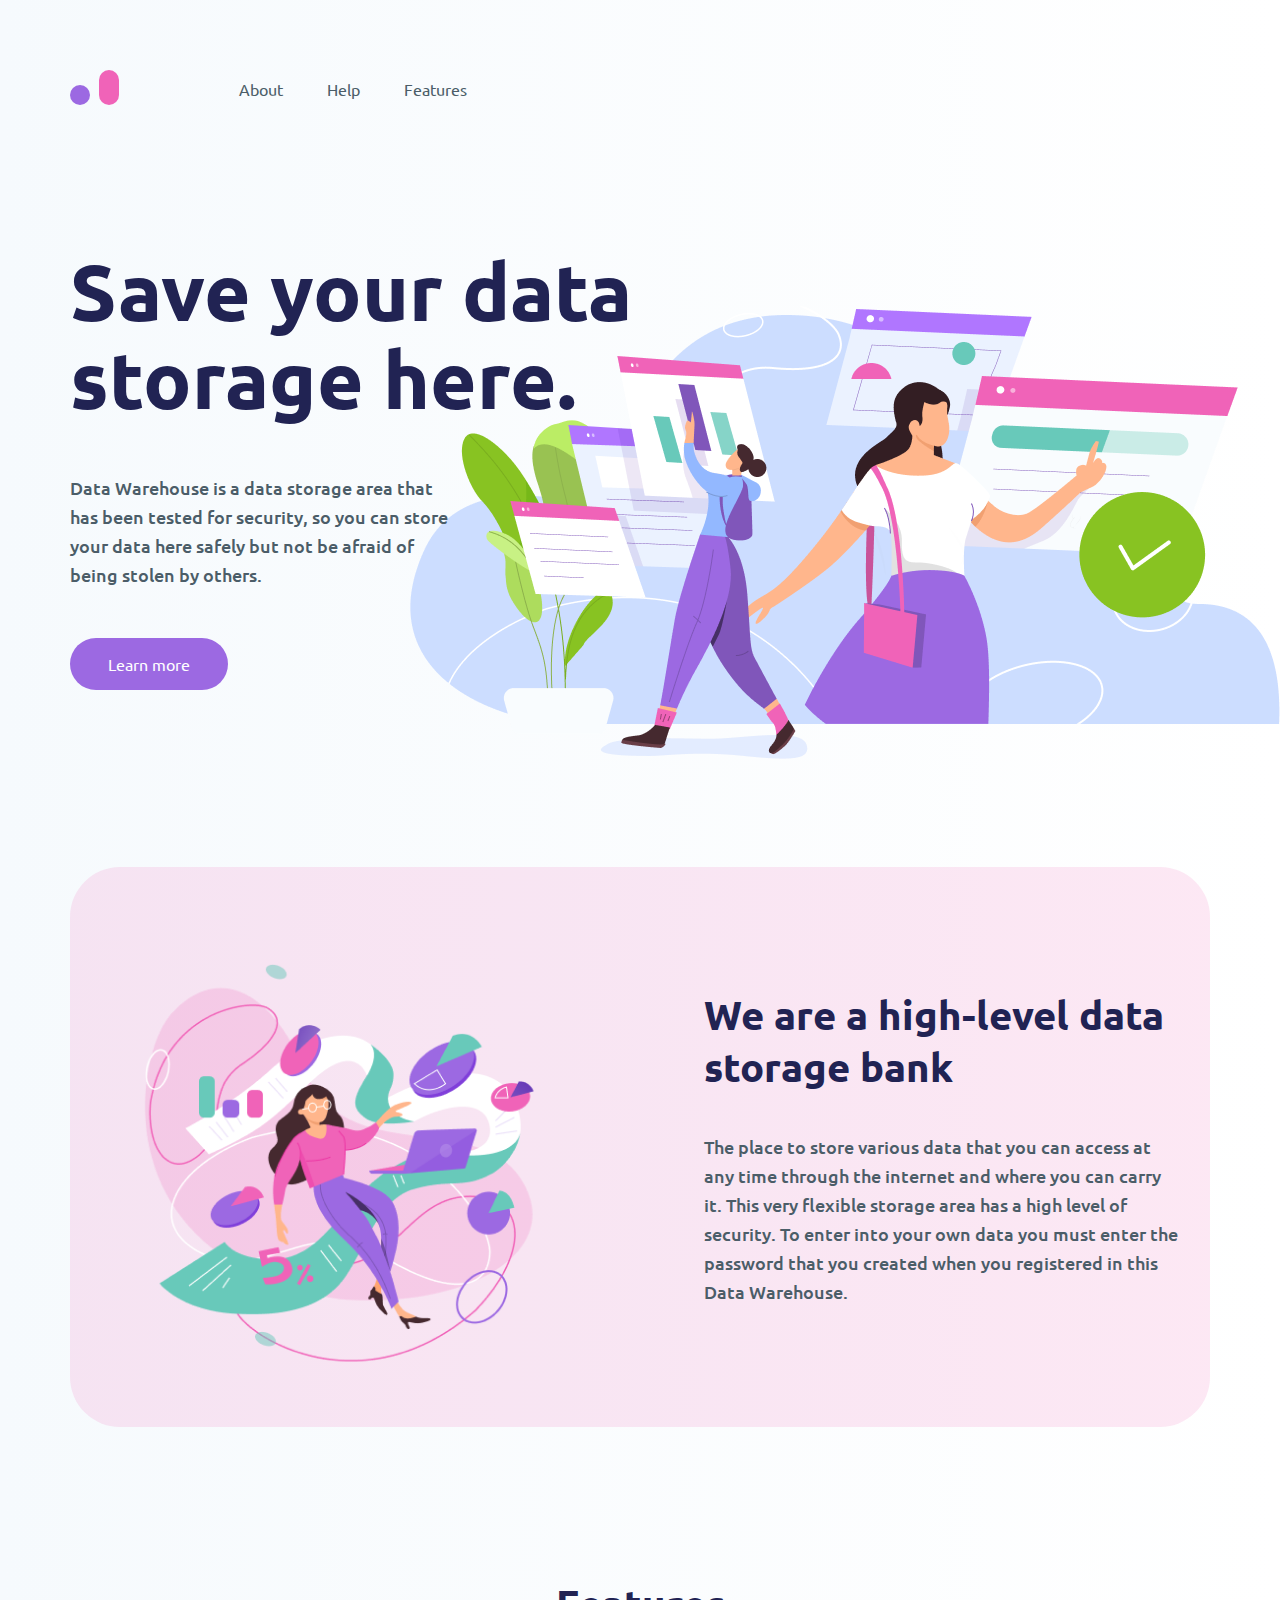
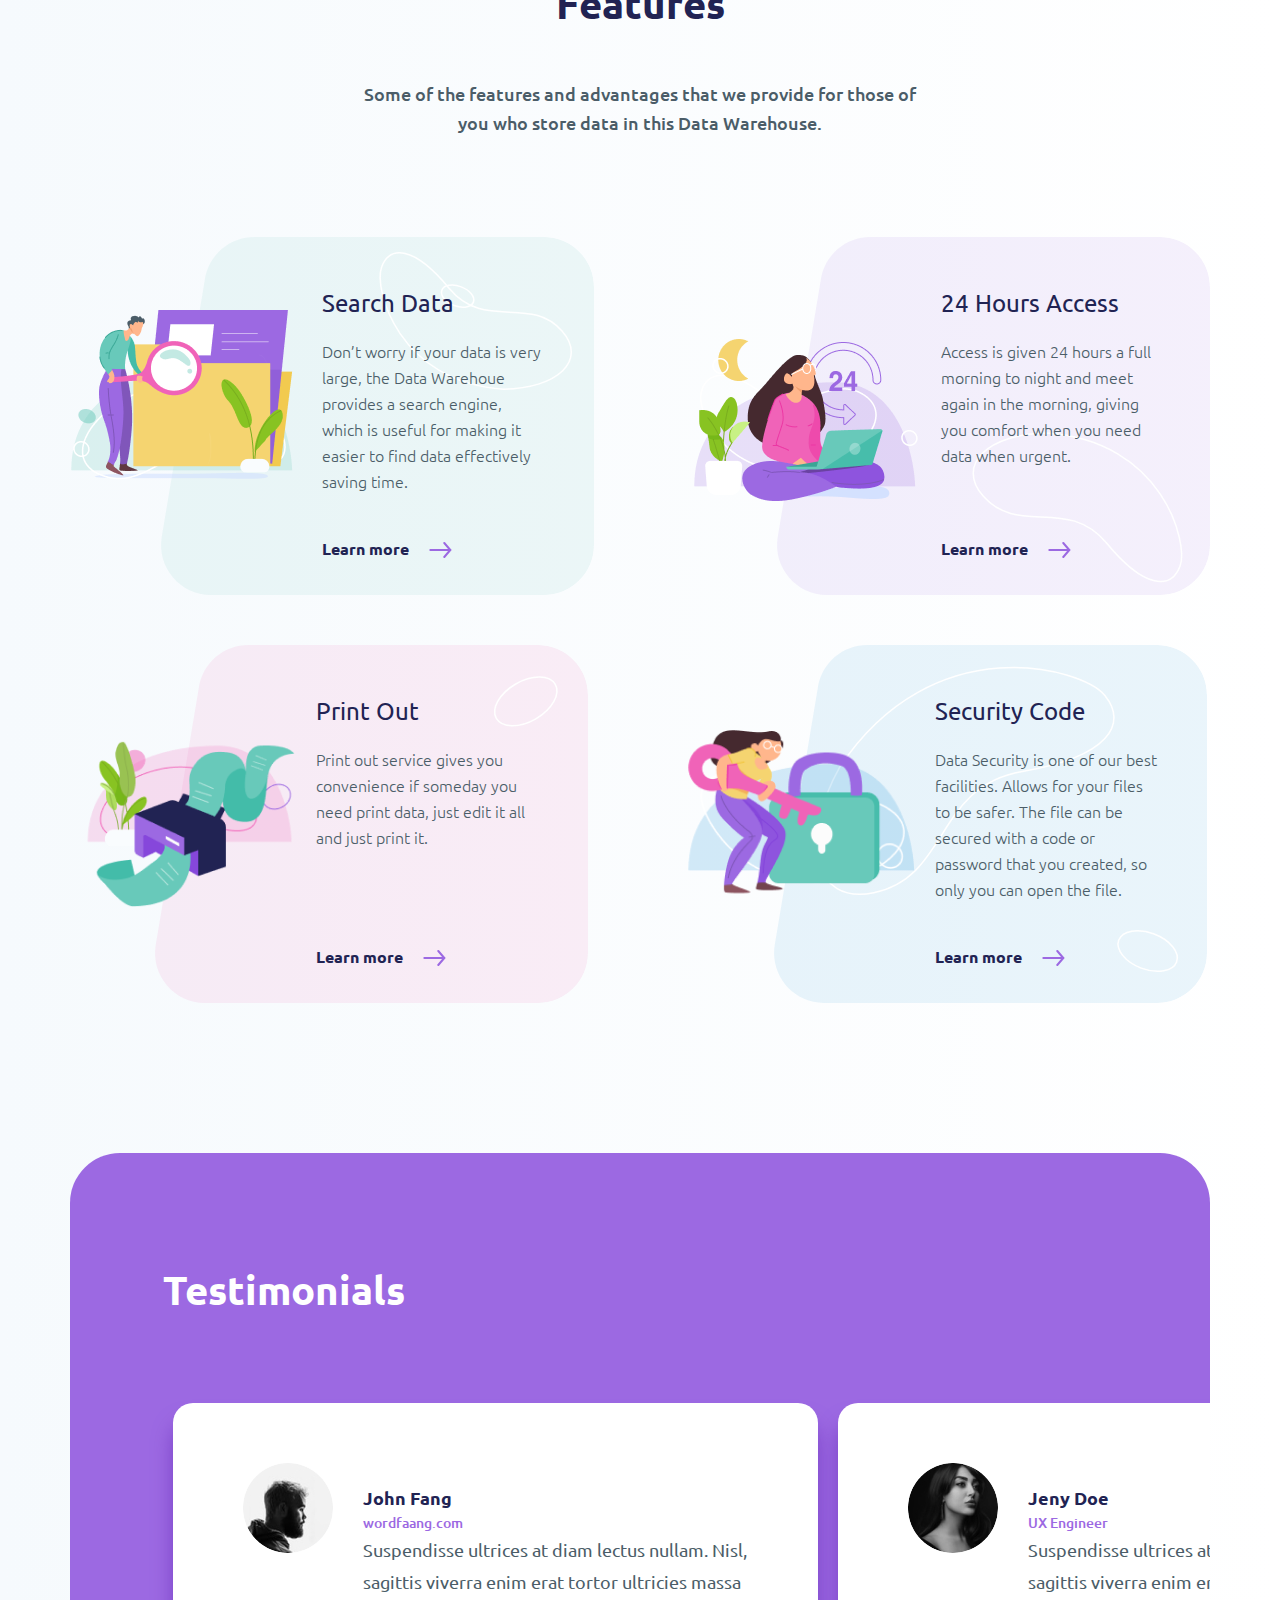
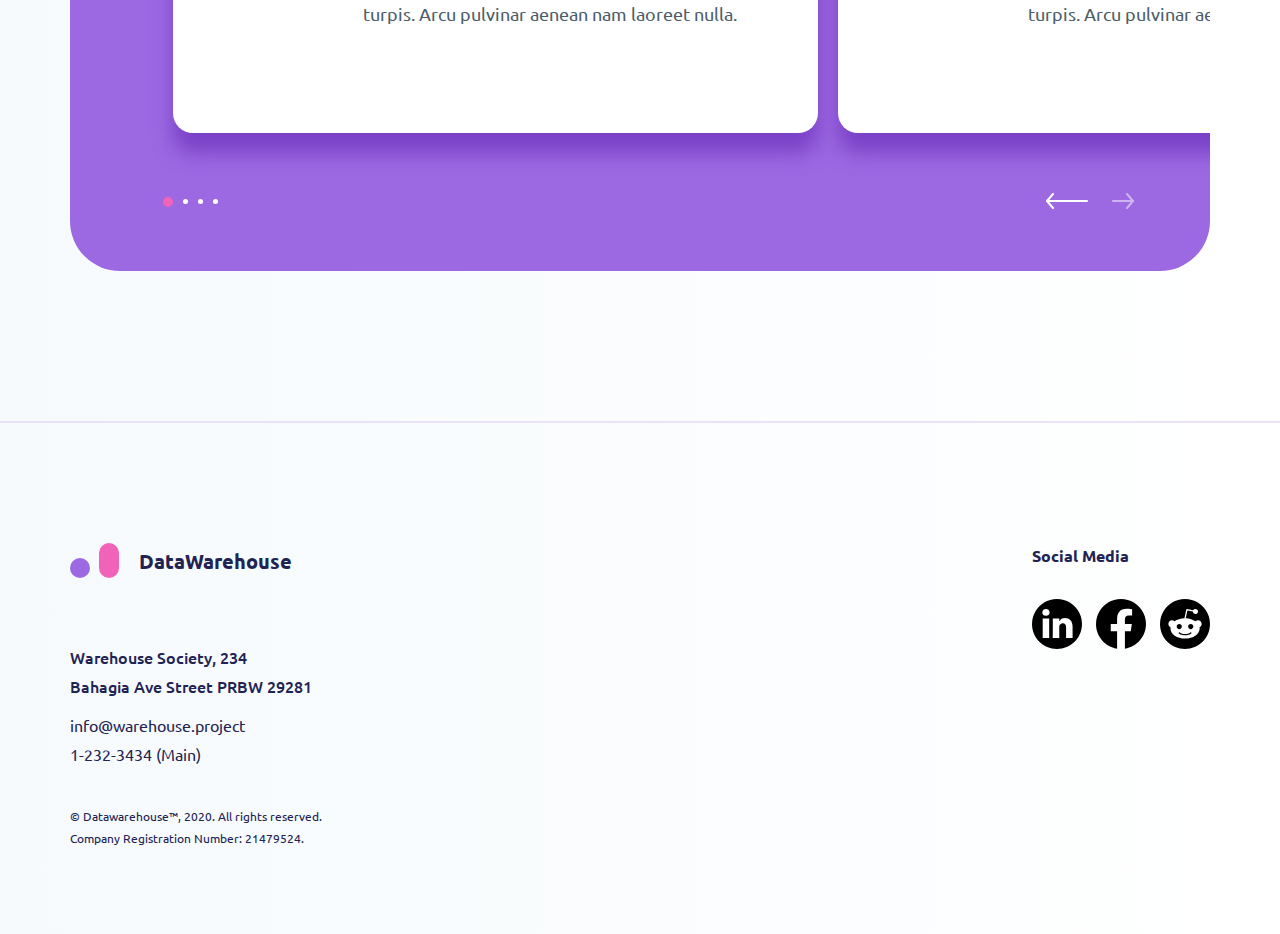
<file: index.html>
<!doctype html>
<html lang="en">
<head>
    <meta charset="UTF-8">
    <meta name="description"
          content="Data Warehouse is a data storage area that has been tested for security, so you can store your data here safely but not be afraid of being stolen by others.">
    <meta name="keywords" content="warehouse,save,data,security,storage,area">
    <meta name="viewport"
          content="width=device-width, user-scalable=no, initial-scale=1.0, maximum-scale=1.0, minimum-scale=1.0">
    <meta http-equiv="X-UA-Compatible" content="ie=edge">
    <link rel="stylesheet" href="css/normalize.css">
    <link rel="stylesheet" href="css/style.css">
    <link rel="icon" type="image/x-icon" href="images/header-logo.svg">
    <title>Warehouse - Save your data storage here.</title>
</head>
<body class="body">
<header class="header">
    <div class="container header__container">
        <a href="#" class="header__home">
            <img src="images/header-logo.svg" alt="Website logo" class="header__logo">
        </a>
        <nav class="nav">
            <a href="#about" class="nav__item">About</a>
            <a href="#footer" class="nav__item">Help</a>
            <a href="#features" class="nav__item">Features</a>
        </nav>
    </div>
</header>
<main class="main">
    <section class="hero">
        <div class="container hero__container">
            <img class="hero__image-mobile" src="images/hero-picture.png" alt="Save your data storage here.">
            <div class="hero__description">
                <h1 class="hero__title">
                    Save your data storage here.
                </h1>
                <p class="hero__paragraph">
                    Data Warehouse is a data storage area that has been
                    tested for security, so you can store your data here
                    safely but not be afraid of being stolen by others.
                </p>
                <a href="#features" class="btn hero__button">Learn more</a>
            </div>
        </div>
        <div class="hero__wrapper container">
            <img class="hero__image" src="images/hero-picture.png" alt="Save your data storage here.">
        </div>
    </section>
    <section id="about" class="about">
        <div class="container">
            <div class="about__container">
                <img class="about__picture" src="images/article-picture.png" alt="About picture">
                <div class="about__description">
                    <h2 class="about__title">
                        We are a high-level data storage bank
                    </h2>
                    <p class="about__text">
                        The place to store various data that you can access at any time through the internet and where
                        you
                        can carry it.
                        This very flexible storage area has a high level of security. To enter into your own data you
                        must
                        enter the password that you created when you registered in this Data Warehouse.
                    </p>
                </div>
            </div>
        </div>
    </section>
    <section id="features" class="features">
        <div class="container">
            <div class="features__top">
                <h2 class="features__title">Features</h2>
                <p class="features__description">Some of the features and advantages that we provide for those of you
                    who store data in this Data Warehouse.</p>
            </div>
            <ul class="features__cards">
                <li class="card search">
                    <img width="232" height="211" src="images/features-1.png" alt="Search Data" class="card__image">
                    <div class="card__description">
                        <div class="card-wrapper">
                            <h3 class="card__title">
                                Search Data
                            </h3>
                            <p class="card__desc">
                                Don’t worry if your data is very large, the Data Warehoue provides a search engine,
                                which is
                                useful for making it easier to find data effectively saving time.
                            </p>
                        </div>
                        <a href="#" class="card__link">
                            <span class="card__text">Learn more</span>
                            <img src="images/arrow.svg" alt="Arrow" class="card__arrow">
                        </a>
                    </div>
                </li>
                <li class="card access">
                    <img width="241" height="185" src="images/features-2.png" alt="Search Data" class="card__image">
                    <div class="card__description">
                        <div class="card__wrapper">
                            <h3 class="card__title">
                                24 Hours Access
                            </h3>
                            <p class="card__desc">
                                Access is given 24 hours a full morning to night and
                                meet again in the morning, giving you comfort when
                                you need data when urgent.
                            </p>
                        </div>
                        <a href="#" class="card__link">
                            <span class="card__text">Learn more</span>
                            <img src="images/arrow.svg" alt="Arrow" class="card__arrow">
                        </a>
                    </div>
                </li>
                <li class="card print">
                    <img width="226" height="167" src="images/features-3.png" alt="Search Data" class="card__image">
                    <div class="card__description">
                        <div class="card__wrapper">
                            <h3 class="card__title">
                                Print Out
                            </h3>
                            <p class="card__desc">
                                Print out service gives you convenience if someday
                                you need print data, just edit it all and just print it.
                            </p>
                        </div>
                        <a href="#" class="card__link">
                            <span class="card__text">Learn more</span>
                            <img src="images/arrow.svg" alt="Arrow" class="card__arrow">
                        </a>
                    </div>
                </li>
                <li class="card security">
                    <img width="235" height="205" src="images/features-4.png" alt="Search Data" class="card__image">
                    <div class="card__description">
                        <div class="card__wrapper">
                            <h3 class="card__title">
                                Security Code
                            </h3>
                            <p class="card__desc">
                                Data Security is one of our best facilities. Allows for your files
                                to be safer. The file can be secured with a code or password that
                                you created, so only you can open the file.
                            </p>
                        </div>
                        <a href="#" class="card__link">
                            <span class="card__text">Learn more</span>
                            <img src="images/arrow.svg" alt="Arrow" class="card__arrow">
                        </a>
                    </div>
                </li>
            </ul>
        </div>
    </section>
    <section class="testimonials">
        <div class="container">
            <div class="testimonials__container">
                <h2 class="testimonials__title">
                    Testimonials
                </h2>
                <ul class="testimonials__cards">
                    <li class="testimonial-card">
                        <img class="testimonial-card__image" src="images/testimonials-john.jpg" alt="John Fang">
                        <div class="testimonial-card__definition">
                            <h4 class="testimonial-card__name">John Fang</h4>
                            <a href="https://wordfaang.com/" class="testimonial-card__link">wordfaang.com</a>
                            <p class="testimonial-card__description">
                                Suspendisse ultrices at diam lectus nullam.
                                Nisl, sagittis viverra enim erat tortor ultricies massa turpis. Arcu pulvinar aenean nam
                                laoreet nulla.
                            </p>
                        </div>
                    </li>
                    <li class="testimonial-card">
                        <img class="testimonial-card__image" src="images/testimonials-jeny.jpg" alt="Jeny Doe">
                        <div class="testimonial-card__definition">
                            <h4 class="testimonial-card__name">Jeny Doe</h4>
                            <span class="testimonial-card__link">UX Engineer</span>
                            <p class="testimonial-card__description">
                                Suspendisse ultrices at diam lectus nullam.
                                Nisl, sagittis viverra enim erat tortor ultricies massa turpis. Arcu pulvinar aenean nam
                                laoreet nulla.
                            </p>
                        </div>
                    </li>
                    <li class="testimonial-card">
                        <img class="testimonial-card__image" src="images/testimonials-william.jpg" alt="William">
                        <div class="testimonial-card__definition">
                            <h4 class="testimonial-card__name">William</h4>
                            <span class="testimonial-card__link">Web Designer</span>
                            <p class="testimonial-card__description">
                                Suspendisse ultrices at diam lectus nullam.
                                Nisl, sagittis viverra enim erat tortor ultricies massa turpis. Arcu pulvinar aenean nam
                                laoreet nulla.
                            </p>
                        </div>
                    </li>
                </ul>
                <div class="testimonials__navigation">
                    <ul class="testimonials__list">
                        <li class="testimonials__item testimonials__active"></li>
                        <li class="testimonials__item"></li>
                        <li class="testimonials__item"></li>
                        <li class="testimonials__item"></li>
                    </ul>
                    <div class="testimonials__arrows">
                        <img class="testimonials__arrow" src="images/testimonials-arrow-1.svg" alt="Arrow left">
                        <img class="testimonials__arrow" src="images/testimonials-arrow-2.svg" alt="Arrow right">
                    </div>
                </div>
            </div>
        </div>
    </section>
</main>
<footer class="footer" id="footer">
    <div class="container footer__container">
        <div class="footer__desc">
            <a href="#" class="footer__home">
                <img src="images/header-logo.svg" alt="Web Site logo">
                <span class="footer__logo-text">DataWarehouse</span>
            </a>
            <address class="footer__address">
                Warehouse Society, 234
                <br>
                Bahagia Ave Street
                PRBW 29281
            </address>
            <address class="footer__contact">
                <a href="mailto:info@warehouse.project" class="footer__email">info@warehouse.project</a>
                <a href="tel:+12323434" class="footer__phone">1-232-3434 <span class="footer__span">(Main)</span></a>
            </address>
            <small class="footer__copyrights">
                © Datawarehouse™, 2020. All rights reserved.
                Company Registration Number: 21479524.
            </small>
        </div>
        <div class="footer__social">
            <h5 class="footer__title">
                Social Media
            </h5>
            <ul class="footer__list">
                <li class="footer__item">
                    <a href="#" class="footer__link">
                        <img src="images/linkedin.svg" alt="Linkedin" class="footer__image">
                    </a>
                </li>
                <li class="footer__item">
                    <a href="#" class="footer__link">
                        <img src="images/facebook.svg" alt="FaceBook" class="footer__image">
                    </a>
                </li>
                <li class="footer__item">
                    <a href="#" class="footer__link">
                        <img src="images/reddit.svg" alt="Reddit" class="footer__image">
                    </a>
                </li>
            </ul>
        </div>
    </div>
</footer>
</body>
</html>
</file>
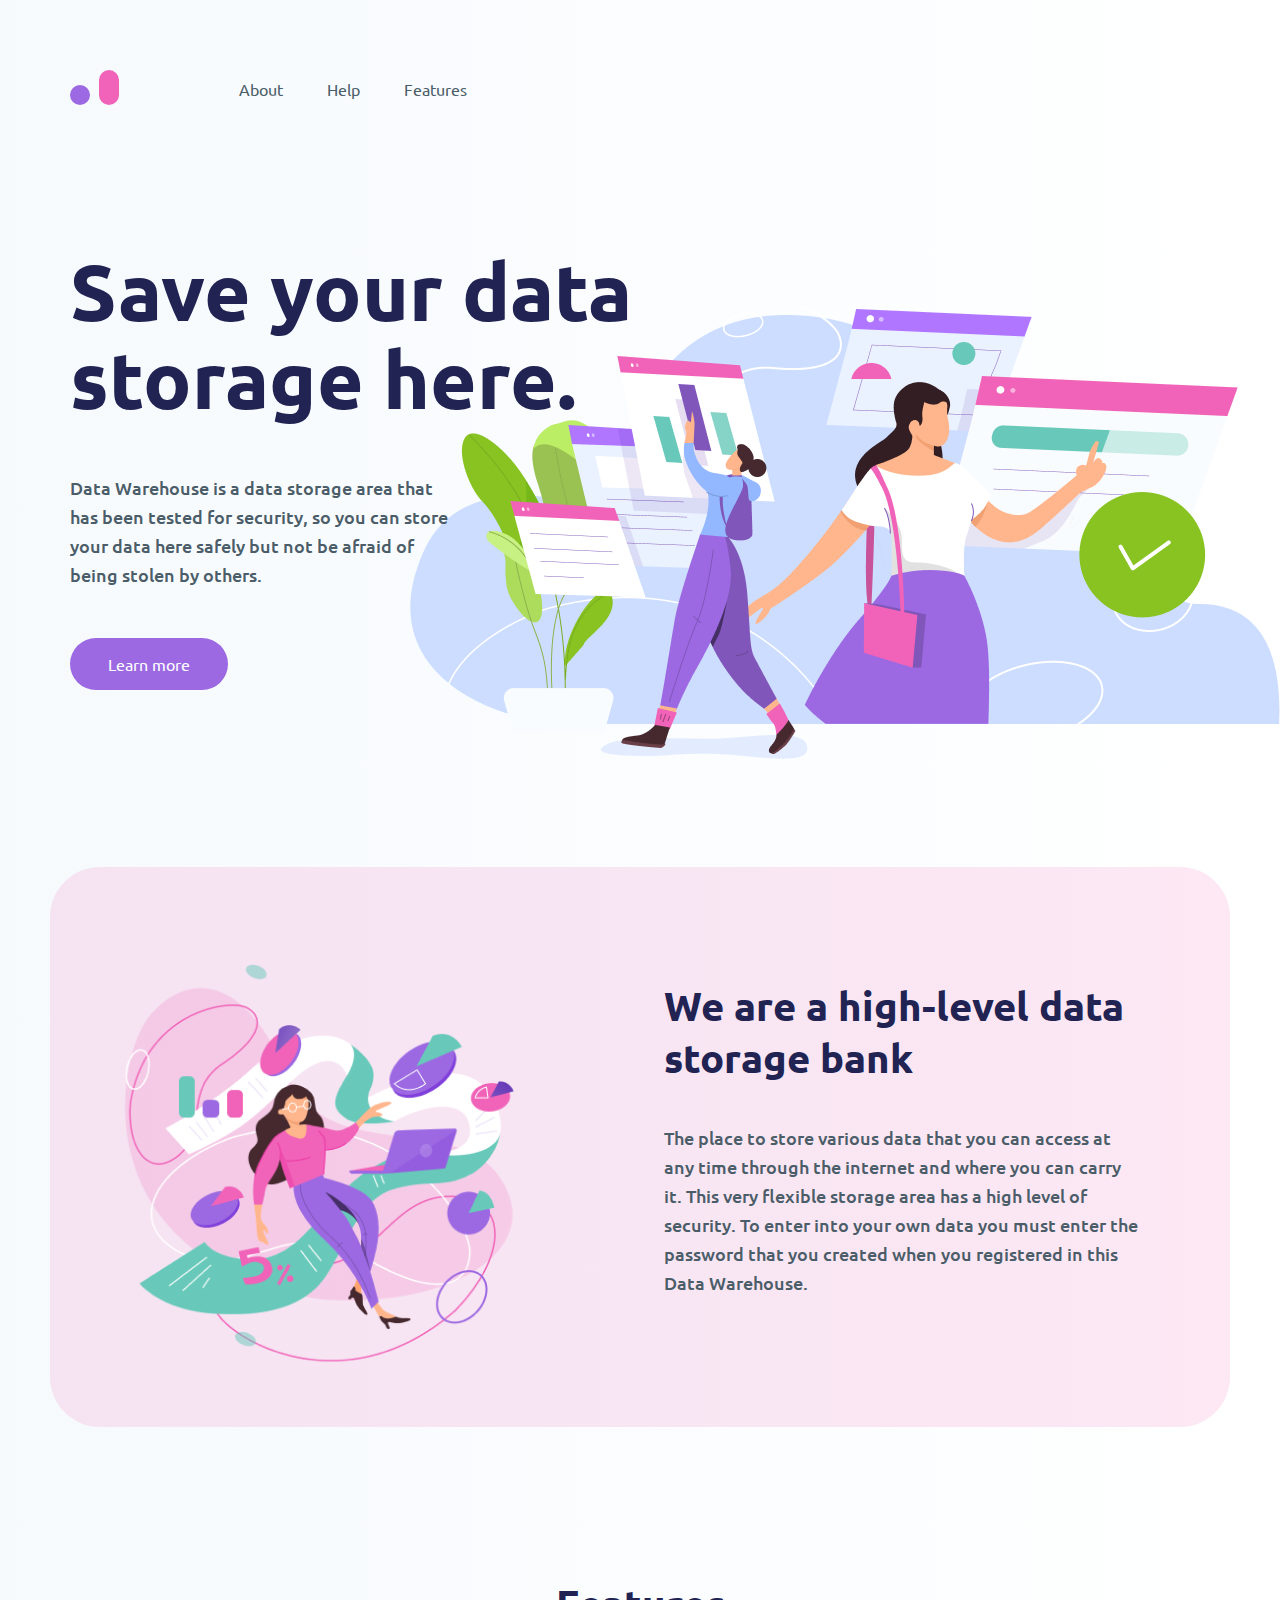
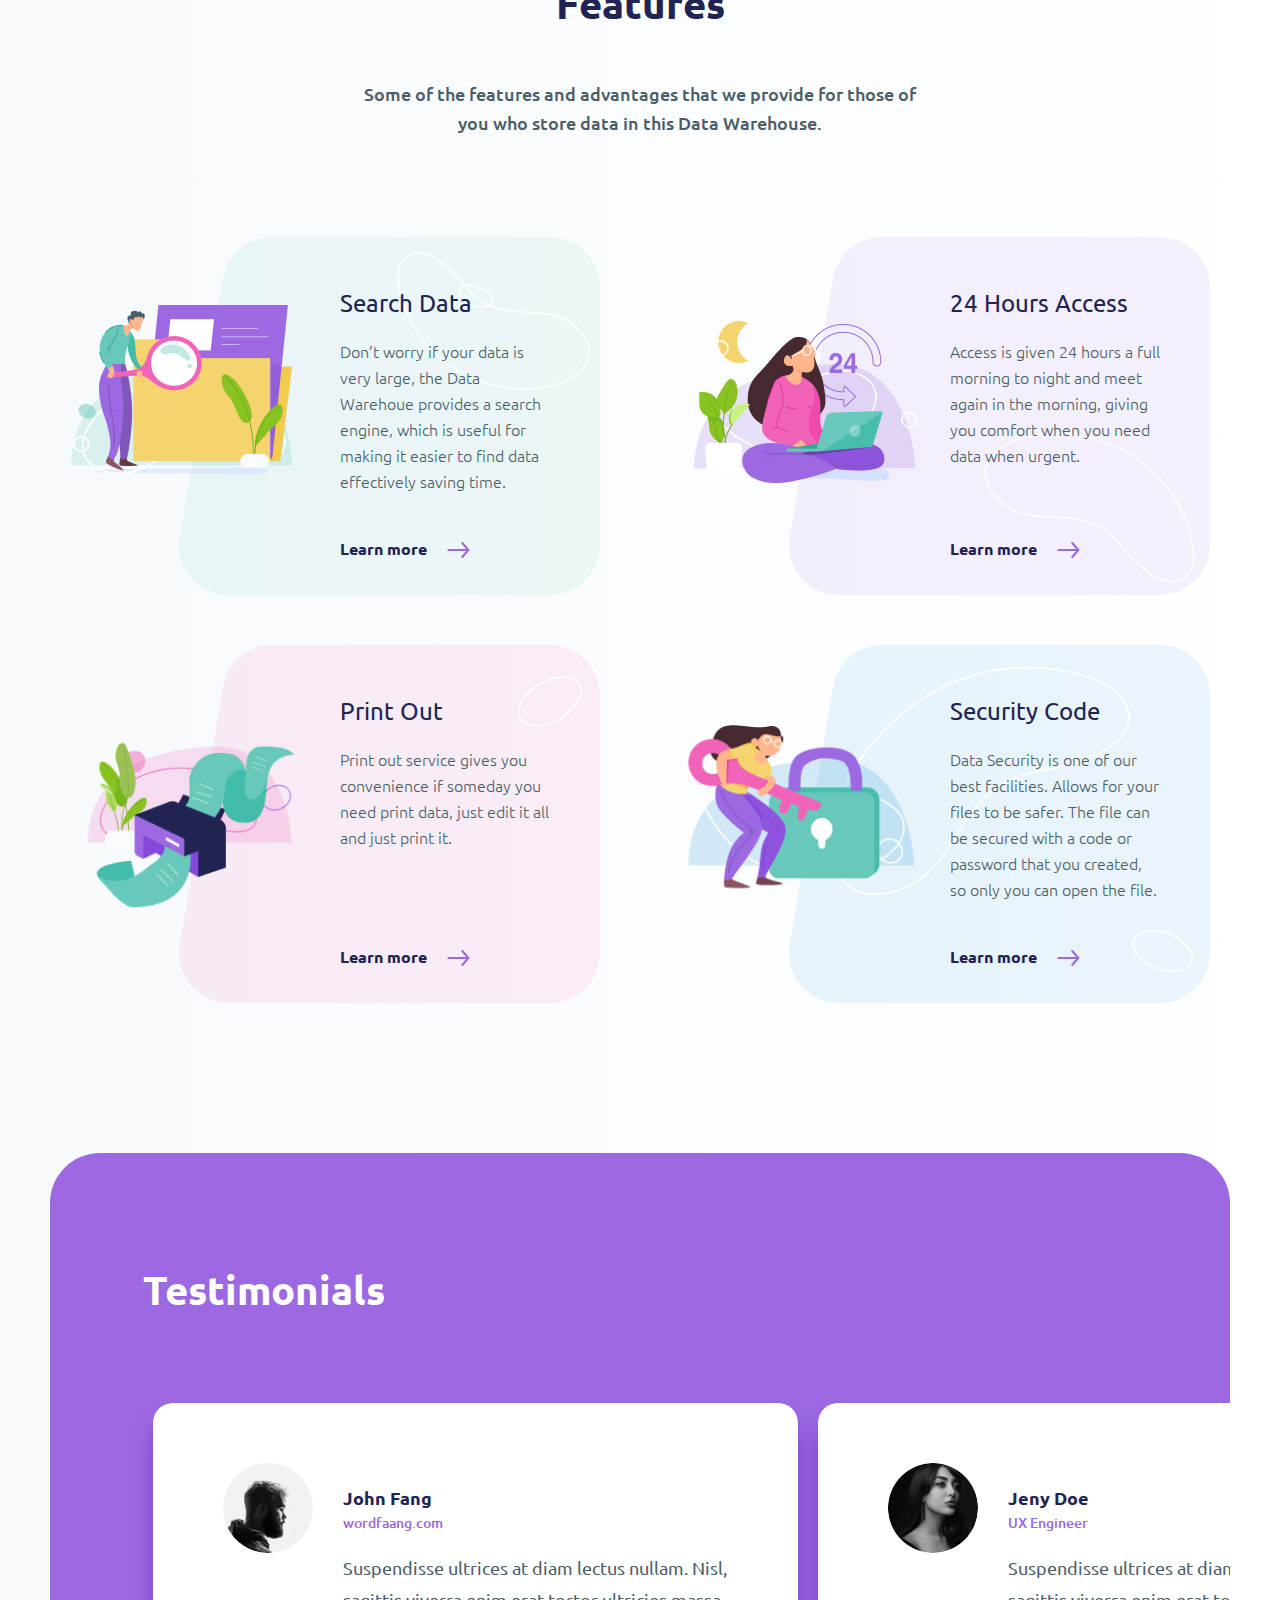
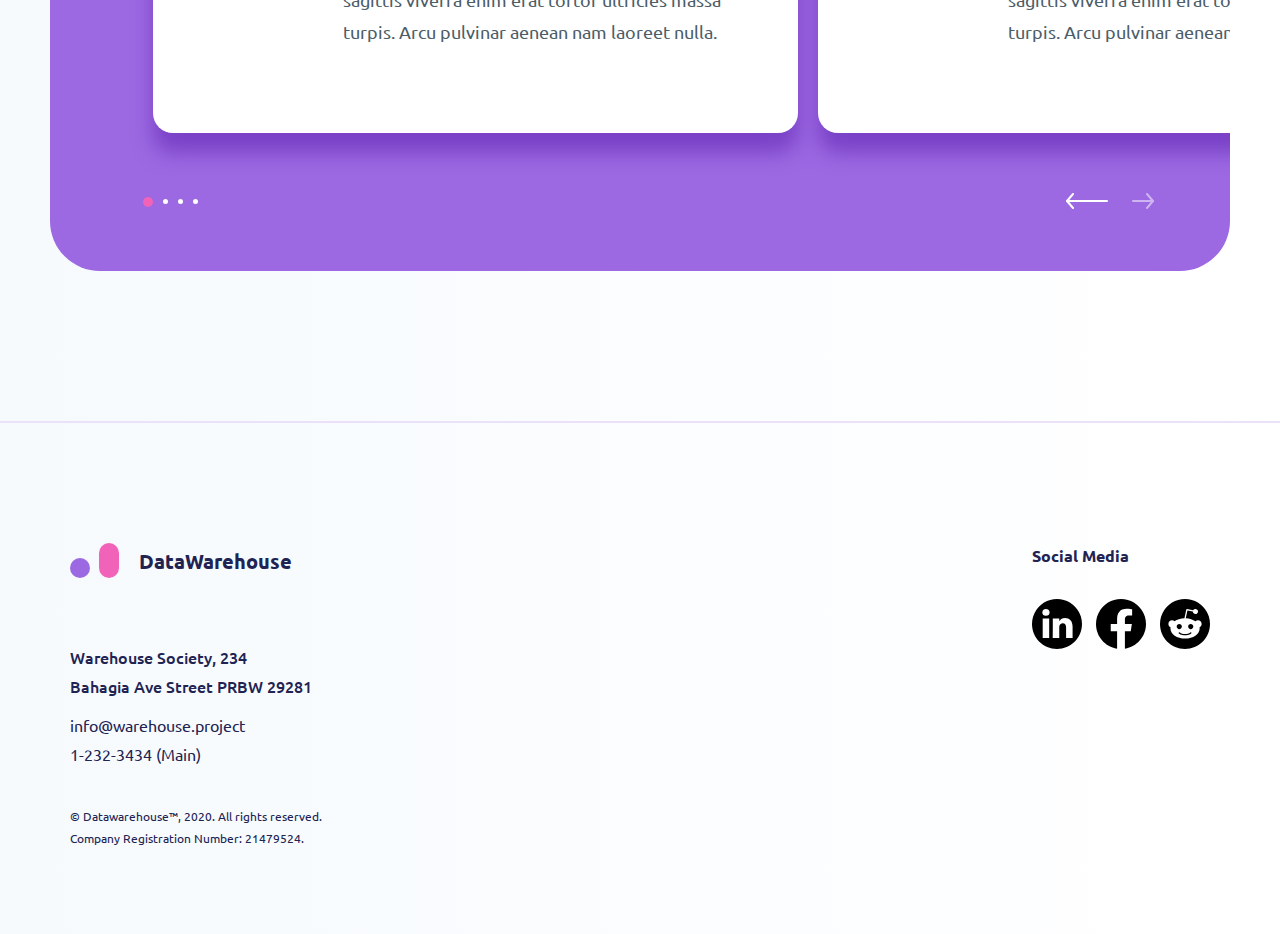
<file: module1/index.html>
<!doctype html>
<html lang="en">
<head>
    <meta charset="UTF-8">
    <meta name="description"
          content="Data Warehouse is a data storage area that has been tested for security, so you can store your data here safely but not be afraid of being stolen by others.">
    <meta name="keywords" content="warehouse,save,data,security,storage,area">
    <meta name="viewport"
          content="width=device-width, user-scalable=no, initial-scale=1.0, maximum-scale=1.0, minimum-scale=1.0">
    <meta http-equiv="X-UA-Compatible" content="ie=edge">
    <link rel="stylesheet" href="css/normalize.css">
    <link rel="stylesheet" href="css/style.css">
    <link rel="icon" type="image/x-icon" href="images/header-logo.svg">
    <title>Warehouse - Save your data storage here.</title>
</head>
<body class="body">
<header class="header">
    <div class="container header__container">
        <a href="#" class="header__home">
            <img src="images/header-logo.svg" alt="Website logo" class="header__logo">
        </a>
        <nav class="nav">
            <a href="#about" class="nav__item">About</a>
            <a href="#footer" class="nav__item">Help</a>
            <a href="#features" class="nav__item">Features</a>
        </nav>
    </div>
</header>
<main class="main">
    <section class="hero">
        <div class="container">
            <div class="hero__description">
                <h1 class="hero__title">
                    Save your data storage here.
                </h1>
                <p class="hero__paragraph">
                    Data Warehouse is a data storage area that has been
                    tested for security, so you can store your data here
                    safely but not be afraid of being stolen by others.
                </p>
                <a href="#features" class="btn hero__button">Learn more</a>
            </div>
        </div>
        <div class="hero__container container">
            <img class="hero__image" src="images/hero-picture.png" alt="Save your data storage here.">
        </div>
    </section>
    <section id="about" class="about">
        <div class="container about__container">
            <img src="images/article-picture.png" alt="About picture">
            <div class="about__description">
                <h2 class="about__title">
                    We are a high-level data storage bank
                </h2>
                <p class="about__text">
                    The place to store various data that you can access at any time through the internet and where you
                    can carry it.
                    This very flexible storage area has a high level of security. To enter into your own data you must
                    enter the password that you created when you registered in this Data Warehouse.
                </p>
            </div>
        </div>
    </section>
    <section id="features" class="features">
        <div class="container">
            <div class="features__top">
                <h2 class="features__title">Features</h2>
                <p class="features__description">Some of the features and advantages that we provide for those of you
                    who store data in this Data Warehouse.</p>
            </div>
            <ul class="features__cards">
                <li class="card search">
                    <div class="card__description">
                        <div class="card-wrapper">
                            <h3 class="card__title">
                                Search Data
                            </h3>
                            <p class="card__desc">
                                Don’t worry if your data is very large, the Data Warehoue provides a search engine,
                                which is
                                useful for making it easier to find data effectively saving time.
                            </p>
                        </div>
                        <a href="#" class="card__link">
                            <span class="card__text">Learn more</span>
                            <img src="images/arrow.svg" alt="Arrow" class="card__arrow">
                        </a>
                    </div>
                </li>
                <li class="card access">
                    <div class="card__description">
                        <div class="card__wrapper">
                            <h3 class="card__title">
                                24 Hours Access
                            </h3>
                            <p class="card__desc">
                                Access is given 24 hours a full morning to night and
                                meet again in the morning, giving you comfort when
                                you need data when urgent.
                            </p>
                        </div>
                        <a href="#" class="card__link">
                            <span class="card__text">Learn more</span>
                            <img src="images/arrow.svg" alt="Arrow" class="card__arrow">
                        </a>
                    </div>
                </li>
                <li class="card print">
                    <div class="card__description">
                        <div class="card__wrapper">
                            <h3 class="card__title">
                                Print Out
                            </h3>
                            <p class="card__desc">
                                Print out service gives you convenience if someday
                                you need print data, just edit it all and just print it.
                            </p>
                        </div>
                        <a href="#" class="card__link">
                            <span class="card__text">Learn more</span>
                            <img src="images/arrow.svg" alt="Arrow" class="card__arrow">
                        </a>
                    </div>
                </li>
                <li class="card security">
                    <div class="card__description">
                        <div class="card__wrapper">
                            <h3 class="card__title">
                                Security Code
                            </h3>
                            <p class="card__desc">
                                Data Security is one of our best facilities. Allows for your files
                                to be safer. The file can be secured with a code or password that
                                you created, so only you can open the file.
                            </p>
                        </div>
                        <a href="#" class="card__link">
                            <span class="card__text">Learn more</span>
                            <img src="images/arrow.svg" alt="Arrow" class="card__arrow">
                        </a>
                    </div>
                </li>
            </ul>
        </div>
    </section>
    <section class="testimonials">
        <div class="container testimonials__container">
            <h2 class="testimonials__title">
                Testimonials
            </h2>
            <ul class="testimonials__cards">
                <li class="testimonial-card">
                    <img class="testimonial-card__image" src="images/testimonials-john.jpg" alt="John Fang">
                    <div class="testimonial-card__definition">
                        <h4 class="testimonial-card__name">John Fang</h4>
                        <a href="https://wordfaang.com/" class="testimonial-card__link">wordfaang.com</a>
                        <p class="testimonial-card__description">
                            Suspendisse ultrices at diam lectus nullam.
                            Nisl, sagittis viverra enim erat tortor ultricies massa turpis. Arcu pulvinar aenean nam
                            laoreet nulla.
                        </p>
                    </div>
                </li>
                <li class="testimonial-card">
                    <img class="testimonial-card__image" src="images/testimonials-jeny.jpg" alt="Jeny Doe">
                    <div class="testimonial-card__definition">
                        <h4 class="testimonial-card__name">Jeny Doe</h4>
                        <span class="testimonial-card__link">UX Engineer</span>
                        <p class="testimonial-card__description">
                            Suspendisse ultrices at diam lectus nullam.
                            Nisl, sagittis viverra enim erat tortor ultricies massa turpis. Arcu pulvinar aenean nam
                            laoreet nulla.
                        </p>
                    </div>
                </li>
                <li class="testimonial-card">
                    <img class="testimonial-card__image" src="images/testimonials-william.jpg" alt="William">
                    <div class="testimonial-card__definition">
                        <h4 class="testimonial-card__name">William</h4>
                        <span class="testimonial-card__link">Web Designer</span>
                        <p class="testimonial-card__description">
                            Suspendisse ultrices at diam lectus nullam.
                            Nisl, sagittis viverra enim erat tortor ultricies massa turpis. Arcu pulvinar aenean nam
                            laoreet nulla.
                        </p>
                    </div>
                </li>
            </ul>
            <div class="testimonials__navigation">
                <ul class="testimonials__list">
                    <li class="testimonials__item testimonials__active"></li>
                    <li class="testimonials__item"></li>
                    <li class="testimonials__item"></li>
                    <li class="testimonials__item"></li>
                </ul>
                <div class="testimonials__arrows">
                    <img class="testimonials__arrow" src="images/testimonials-arrow-1.svg" alt="Arrow left">
                    <img class="testimonials__arrow" src="images/testimonials-arrow-2.svg" alt="Arrow right">
                </div>
            </div>
        </div>
    </section>
</main>
<footer class="footer" id="footer">
    <div class="container footer__container">
        <div class="footer__desc">
            <a href="#" class="footer__home">
                <img src="images/header-logo.svg" alt="Web Site logo">
                <span class="footer__logo-text">DataWarehouse</span>
            </a>
            <address class="footer__address">
                Warehouse Society, 234
                <br>
                Bahagia Ave Street
                PRBW 29281
            </address>
            <address class="footer__contact">
                <a href="mailto:info@warehouse.project" class="footer__email">info@warehouse.project</a>
                <a href="tel:+12323434" class="footer__phone">1-232-3434 <span class="footer__span">(Main)</span></a>
            </address>
            <small class="footer__copyrights">
                © Datawarehouse™, 2020. All rights reserved.
                Company Registration Number: 21479524.
            </small>
        </div>
        <div class="footer__social">
            <h5 class="footer__title">
                Social Media
            </h5>
            <ul class="footer__list">
                <li class="footer__item">
                    <a href="#" class="footer__link">
                        <img src="images/linkedin.svg" alt="Linkedin" class="footer__image">
                    </a>
                </li>
                <li class="footer__item">
                    <a href="#" class="footer__link">
                        <img src="images/facebook.svg" alt="FaceBook" class="footer__image">
                    </a>
                </li>
                <li class="footer__item">
                    <a href="#" class="footer__link">
                        <img src="images/reddit.svg" alt="Reddit" class="footer__image">
                    </a>
                </li>
            </ul>
        </div>
    </div>
</footer>
</body>
</html>
</file>
<file: css/style.css>
/* fonts */

@import url('https://fonts.googleapis.com/css2?family=Ubuntu:wght@300;400;500;700&display=swap');

* {
    box-sizing: border-box;
}

.body {
    font-family: 'Ubuntu', sans-serif;
    background: linear-gradient(90deg, #F6FAFD 0%, #FFFFFF 100%)
}

/* color vars */
:root {
    --cloud-burst: #212353;
    --slate: #4B5D68;
    --purple: #9C69E2;
    --lights-blue: #68C9BA;
    --hot-pink: #F063B8;
}

/* common styles */

html {
    scroll-behavior: smooth;
}

.container {
    max-width: 1180px;
    padding: 0 20px;
    margin: 0 auto;
}

h1, h2, h3, h4, h5, h6, p {
    margin: 0;
}

.btn {
    border-radius: 50px;
    background-color: var(--purple);
    color: #fff;
    text-decoration: none;
}

.main {
    margin-bottom: 150px;
}

ul {
    list-style: none;
    margin: 0;
    padding: 0;
}

/* header */

.header {
    padding: 70px 0;
    margin-bottom: 70px;
}

.header__container {
    display: flex;
    align-items: center;
}

.header__home {
    margin-right: 120px;
}

.nav__item {
    display: inline-block;
    font-weight: normal;
    font-size: 16px;
    line-height: 26px;
    text-decoration: none;
    color: var(--slate);
    transition: all .1s ease-in;
}

.nav__item:not(:last-child) {
    margin-right: 40px;
}

.nav__item:hover {
    font-weight: bold;
    color: var(--cloud-burst);
    transform: translateY(-1px);
}

/* hero */

.hero {
    margin-bottom: 93px;
}

.hero__wrapper {
    position: relative;
    max-width: 1300px;
}

.hero__image {
    position: absolute;
    right: 0;
    bottom: 0;
    z-index: -1;
}

.hero__image-mobile {
    display: none;
}

.hero__description {
    padding-bottom: 100px;
}

.hero__title {
    max-width: 680px;
    margin-bottom: 50px;
    font-size: 80px;
    line-height: 88px;
    font-weight: bold;
    color: var(--cloud-burst);
}

.hero__paragraph {
    max-width: 380px;
    margin-bottom: 66px;
    font-size: 18px;
    font-weight: 500;
    line-height: 29px;
    color: var(--slate);
}

.hero__button {
    padding: 16px 38px;
    transition: all 0.2s ease-in-out;
}

.hero__button:hover {
    color: rgba(255, 255, 255, 1);
    box-shadow: 0 10px 20px rgba(145, 92, 182, .5);
}

/* about */

.about {
    margin-bottom: 150px;
}

.about__container {
    display: flex;
    justify-content: space-between;
    align-items: center;
    padding: 32px 32px 32px 16px;
    background: rgba(240, 99, 184, 0.15);
    border-radius: 50px;
}

.about__description {
    max-width: 474px;
}

.about__title {
    font-weight: bold;
    font-size: 40px;
    line-height: 52px;
    margin-bottom: 40px;
    color: var(--cloud-burst);
}

.about__text {
    font-weight: 500;
    font-size: 18px;
    line-height: 29px;
    color: var(--slate);
}

/* features */

.features {
    margin-bottom: 150px;
}

.features__top {
    max-width: 584px;
    margin: 0 auto 100px;
    text-align: center;
}

.features__title {
    margin-bottom: 50px;
    font-weight: 700;
    font-size: 40px;
    line-height: 52px;
    color: var(--cloud-burst);
}

.features__description {
    font-weight: 500;
    font-size: 18px;
    line-height: 29px;
    color: var(--slate);
}

.features__cards {
    display: grid;
    grid-template-columns: 1fr 1fr;
    gap: 50px 80px;
}

.card {
    display: flex;
    align-items: center;
    max-width: 531px;
}

.card__image {
    margin-right: -150px;
    z-index: 1;
}

.card__description {
    display: flex;
    flex-direction: column;
    justify-content: space-between;
    max-width: 442px;
    min-height: 358px;
    padding: 50px 50px 33px 170px;
    border-radius: 50px;
}

.search .card__description {
    background: url("../images/feature-1-bg.svg") no-repeat right;
    background-size: cover;
}

.access .card__description {
    background: url("../images/feature-2-bg.svg") no-repeat right;
    background-size: cover;
}

.print .card__description {
    background: url("../images/feature-3-bg.svg") no-repeat right;
    background-size: cover;
}

.security .card__description {
    background: url("../images/feature-4-bg.svg") no-repeat right;
    background-size: cover;
}

.card__title {
    margin-bottom: 20px;
    font-weight: 400;
    font-size: 24px;
    line-height: 31px;
    color: var(--cloud-burst);
}

.card__desc {
    font-weight: 300;
    font-size: 16px;
    line-height: 26px;
    color: var(--slate);
    margin-bottom: 20px;
}

.card__link {
    position: relative;
    display: flex;
    align-items: center;
    font-weight: 800;
    font-size: 16px;
    line-height: 26px;
    text-decoration: none;
    color: var(--cloud-burst);
}

.card__link:before {
    content: "";
    position: absolute;
    width: 100%;
    height: 2px;
    bottom: 0;
    margin: -5px 0;
    background-color: white;
    visibility: hidden;
    transform: scaleX(0);
    transition: all 0.4s ease-in-out 0s;
}

.card__link:hover:before {
    visibility: visible;
    transform: scaleX(1);
}

.card__text {
    margin-right: 20px;
}

.card__arrow {
    transform: translateY(1px);
}

/* testimonials */

.testimonials__container {
    padding: 110px 0 60px 93px;
    background: var(--purple);
    border-radius: 50px;
    overflow: hidden;
}

.testimonials__title {
    margin-bottom: 88px;
    font-weight: 700;
    font-size: 40px;
    line-height: 52px;
    color: white;
}

.testimonials__cards {
    display: flex;
    margin-bottom: 60px;
}

.testimonial-card {
    display: flex;
    min-width: 645px;
    min-height: 330px;
    padding: 60px 70px 50px 70px;
    margin: 0 10px;
    background: #FFFFFF;
    box-shadow: 0 20px 20px 0 rgb(122 66 199);
    border-radius: 20px;
}

.testimonial-card__image {
    width: 90px;
    height: 90px;
    margin-right: 30px;
    border-radius: 50%;
}

.testimonial-card__definition {
    padding-top: 20px;
}

.testimonial-card__name {
    font-weight: 700;
    font-size: 18px;
    line-height: 29px;
    color: var(--cloud-burst);
}

.testimonial-card__link {
    margin-bottom: 19px;
    font-weight: 500;
    font-size: 14px;
    line-height: 22px;
    text-decoration: none;
    color: var(--purple);
}

.testimonial-card__description {
    font-weight: 400;
    font-size: 18px;
    line-height: 32px;
    color: var(--slate);
}

.testimonials__navigation {
    display: flex;
    justify-content: space-between;
    padding-right: 76px;
}

.testimonials__list {
    display: flex;
    align-items: center;
    margin-right: auto;
}

.testimonials__item {
    width: 5px;
    height: 5px;
    background-color: white;
    border-radius: 50%;
    cursor: pointer;
    transition: all .3s linear;
}

.testimonials__item:hover {
    transform: scale(1.2);
}

.testimonials__active {
    width: 10px;
    height: 10px;
    background-color: var(--hot-pink);
}

.testimonials__item:not(:last-child) {
    margin-right: 10px;
}

.testimonials__arrow:not(:last-child) {
    margin-right: 20px;
}

.testimonials__arrow {
    cursor: pointer;
    transition: all .3s linear;
}

.testimonials__arrow:hover {
    transform: scale(1.15);
}

/* footer */

.footer {
    margin-bottom: 85px;
    border-top: 2px solid #EBE1F9;
}

.footer__container {
    display: flex;
    justify-content: space-between;
    padding-top: 120px;
}

.footer__desc {
    max-width: 270px;
}

.footer__home {
    display: flex;
    align-items: center;
    text-decoration: none;
    margin-bottom: 65px;
}

.footer__logo-text {
    font-weight: 700;
    font-size: 20px;
    line-height: 32px;
    margin-left: 20px;
    color: var(--cloud-burst);
}

.footer__address {
    margin-bottom: 10px;
    font-weight: 500;
    font-size: 16px;
    line-height: 29px;
    font-style: normal;
    color: var(--cloud-burst);
}

.footer__contact {
    margin-bottom: 36px;
}

.footer__email,
.footer__phone {
    display: block;
    font-weight: 400;
    font-size: 16px;
    line-height: 29px;
    font-style: normal;
    text-decoration: none;
    color: var(--cloud-burst);
}

.footer__copyrights {
    font-weight: 400;
    font-size: 12px;
    line-height: 22px;
    color: var(--cloud-burst);
}

.footer__title {
    margin-bottom: 30px;
    font-weight: 700;
    font-size: 16px;
    line-height: 26px;
    color: var(--cloud-burst);
}

.footer__list {
    display: flex;
}

.footer__image {
    width: 50px;
    height: 50px;
}

.footer__item {
    transition: all .2s linear;
}

.footer__item:hover {
    transform: scale(1.1);
}

.footer__item:not(:last-child) {
    margin-right: 14px;
}


/* media */

@media (max-width: 1200px) {
    /* header */
    .header {
        padding: 50px 0;
    }

    /* hero */
    .hero__image {
        max-width: calc(70vw - 40px);
    }

    /* features */
    .features__cards {
        gap: 50px 40px;
    }

    .card__description {
        padding: 50px 35px 33px 170px;
    }
}

@media (max-width: 1024px) {
    .header {
        margin-bottom: 30px;
    }

    .hero__title {
        max-width: 400px;
        margin-bottom: 30px;
        font-size: 40px;
        line-height: 45px;
    }

    .hero__paragraph {
        margin-bottom: 40px;
        font-size: 16px;
        line-height: 25px;
    }

    .features__cards {
        gap: 40px 10px;
    }

    .about {
        margin-bottom: 60px;
    }

    .about__picture {
        width: calc(40vw);
    }

    .about__title {
        font-size: 24px;
        line-height: 35px;
    }

    .about__text {
        font-size: 16px;
    }

    .features {
        margin-bottom: 75px;
    }

    .features__top {
        margin-bottom: 50px;
    }

    .features__title {
        font-size: 24px;
        margin-bottom: 15px;
    }

    .features__description {
        font-size: 16px;
    }

    .card__title {
        font-size: 20px;
    }

    .testimonials__container {
        padding: 70px 0 50px 83px;
    }

    .testimonials__title {
        font-size: 30px;
        margin-bottom: 60px;
    }

    .testimonial-card__name {
        font-size: 16px;
    }

    .testimonial-card__description {
        font-size: 16px;
        line-height: 26px;
    }

    .main {
        margin-bottom: 70px;
    }

    .footer__container {
        padding-top: 60px;
    }
}

@media (max-width: 986px) {
    .features__cards {
        grid-template-columns: 1fr;
    }

    .card {
        justify-self: center;
    }
}

@media (max-width: 800px) {
    .testimonials__container {
        padding: 40px 0 53px 40px;
    }
}

@media (max-width: 768px) {
    .hero__title {
        font-size: 24px;
    }
}

@media (max-width: 576px) {
    .header {
        padding: 30px 0;
    }

    .header__home {
        margin-right: 40px;
    }

    .nav__item:not(:last-child) {
        margin-right: 20px;
    }

    .hero {
        margin-bottom: 65px;
    }

    .hero__title {
        margin-bottom: 15px;
    }

    .hero__wrapper {
        display: none;
    }

    .hero__image-mobile {
        display: block;
        width: calc(80vw);
    }

    .hero__container {

    }

    .hero__description {
        padding-bottom: 0;
    }

    .about {
        margin-bottom: 45px;
    }

    .about__container {
        padding: 32px;
        flex-direction: column;
    }

    .about__picture {
        margin-right: 30px;
        width: 230px;
    }

    .about__title {
        margin-bottom: 10px;
    }

    .testimonials__container {
        padding: 25px 0 40px 25px;
    }

    .testimonial-card {
        min-width: 365px;
        min-height: 150px;
        padding: 30px;
    }

    .testimonials__navigation {
        padding-right: 40px;
    }

    .testimonial-card__definition {
        padding-top: 10px;
    }

    .footer {
        margin-bottom: 40px;
    }

    .footer__container {
        flex-direction: column;
    }

    .footer__desc {
        margin-bottom: 50px;
    }

    .footer__home {
        margin-bottom: 35px;
    }

    .footer__contact {
        margin-bottom: 20px;
    }

    .footer__title {
        margin-bottom: 20px;
    }
}

@media (max-width: 518px) {
    .card {
        flex-direction: column;
        justify-content: center;
    }

    .card__image {
        margin-bottom: -110px;
        margin-right: 0;
    }

    .card__description {
        padding: 100px 35px 33px 80px;
    }
}

@media (max-width: 425px) {
    .about {
        margin-bottom: 30px;
    }

    .about__container {
        padding: 28px;
    }

    .card__description {
        padding: 100px 35px 35px 35px;
    }

    .testimonials__title {
        margin-bottom: 30px;
        font-size: 24px;
    }

    .testimonial-card {
        padding: 20px;
    }

    .testimonial-card__image {
        margin-right: 15px;
        width: 60px;
        height: 60px;
    }

    .testimonial-card__description {
        font-size: 14px;
    }
}
</file>
<file: module1/css/style.css>
/* fonts */

@import url('https://fonts.googleapis.com/css2?family=Ubuntu:wght@300;400;500;700&display=swap');

* {
    box-sizing: border-box;
}

.body {
    font-family: 'Ubuntu', sans-serif;
    background: linear-gradient(90deg, #F6FAFD 0%, #FFFFFF 100%)
}

/* color vars */
:root {
    --cloud-burst: #212353;
    --slate: #4B5D68;
    --purple: #9C69E2;
    --lights-blue: #68C9BA;
    --hot-pink: #F063B8;
}

/* common styles */

html {
    scroll-behavior: smooth;
}

.container {
    max-width: 1180px;
    padding: 0 20px;
    margin: 0 auto;
}

h1, h2, h3, h4, h5, h6 {
    margin: 0;
}

.btn {
    border-radius: 50px;
    background-color: var(--purple);
    color: #fff;
    text-decoration: none;
}

.main {
    margin-bottom: 150px;
}

ul {
    list-style: none;
    margin: 0;
    padding: 0;
}

/* header */

.header {
    padding: 70px 0;
    margin-bottom: 70px;
}

.header__container {
    display: flex;
    align-items: center;
}

.header__home {
    margin-right: 120px;
}

.nav__item {
    display: inline-block;
    font-weight: normal;
    font-size: 16px;
    line-height: 26px;
    text-decoration: none;
    color: var(--slate);
    transition: all .1s ease-in;
}

.nav__item:not(:last-child) {
    margin-right: 40px;
}

.nav__item:hover {
    font-weight: bold;
    color: var(--cloud-burst);
    transform: translateY(-1px);
}

/* hero */

.hero {
    margin-bottom: 93px;
}

.hero__container {
    position: relative;
    max-width: 1300px;
}

.hero__image {
    position: absolute;
    right: 0;
    bottom: 0;
    z-index: -1;
}

.hero__description {
    padding-bottom: 100px;
}

.hero__title {
    max-width: 680px;
    margin-bottom: 50px;
    font-size: 80px;
    line-height: 88px;
    font-weight: bold;
    color: var(--cloud-burst);
}

.hero__paragraph {
    max-width: 380px;
    margin-bottom: 66px;
    font-size: 18px;
    font-weight: 500;
    line-height: 29px;
    color: var(--slate);
}

.hero__button {
    padding: 16px 38px;
    transition: all 0.2s ease-in-out;
}

.hero__button:hover {
    color: rgba(255, 255, 255, 1);
    box-shadow: 0 10px 20px rgba(145, 92, 182, .5);
}

/* about */

.about {
    margin-bottom: 150px;
}

.about__container {
    display: flex;
    justify-content: space-between;
    align-items: center;
    padding: 32px 92px 32px 16px;
    background: rgba(240, 99, 184, 0.15);
    border-radius: 50px;
}

.about__description {
    max-width: 474px;
}

.about__title {
    font-weight: bold;
    font-size: 40px;
    line-height: 52px;
    margin-bottom: 40px;
    color: var(--cloud-burst);
}

.about__text {
    font-weight: 500;
    font-size: 18px;
    line-height: 29px;
    color: var(--slate);
}

/* features */

.features {
    margin-bottom: 150px;
}

.features__top {
    max-width: 584px;
    margin: 0 auto 100px;
    text-align: center;
}

.features__title {
    margin-bottom: 50px;
    font-weight: 700;
    font-size: 40px;
    line-height: 52px;
    color: var(--cloud-burst);
}

.features__description {
    font-weight: 500;
    font-size: 18px;
    line-height: 29px;
    color: var(--slate);
}

.features__cards {
    display: grid;
    grid-template-columns: 1fr 1fr;
    gap: 50px 80px;
}

.card {
    position: relative;
    padding-left: 100px;
    max-width: 531px;
}

.search:before {
    position: absolute;
    left: 0;
    top: 19%;
    content: url("../images/features-1.png");
}

.access:before {
    position: absolute;
    left: 0;
    top: 19%;
    content: url("../images/features-2.png");
}

.access .card__description {
    background-image: url("../images/feature-2-bg.svg");
}

.print:before {
    position: absolute;
    left: 0;
    top: 27%;
    content: url("../images/features-3.png");
}

.print .card__description {
    background-image: url("../images/feature-3-bg.svg");
}

.security:before {
    position: absolute;
    left: 0;
    top: 20%;
    content: url("../images/features-4.png");
}

.security .card__description {
    background-image: url("../images/feature-4-bg.svg");
}

.card__description {
    display: flex;
    flex-direction: column;
    justify-content: space-between;
    max-width: 442px;
    min-height: 358px;
    padding: 50px 50px 33px 170px;
    background-image: url("../images/feature-1-bg.svg");
    border-radius: 50px;
}

.card__title {
    margin-bottom: 20px;
    font-weight: 400;
    font-size: 24px;
    line-height: 31px;
    color: var(--cloud-burst);
}

.card__desc {
    font-weight: 300;
    font-size: 16px;
    line-height: 26px;
    color: var(--slate);
    margin-bottom: 20px;
}

.card__link {
    position: relative;
    display: flex;
    align-items: center;
    font-weight: 800;
    font-size: 16px;
    line-height: 26px;
    text-decoration: none;
    color: var(--cloud-burst);
}

.card__link:before {
    content: "";
    position: absolute;
    width: 100%;
    height: 2px;
    bottom: 0;
    margin: -5px 0;
    background-color: white;
    visibility: hidden;
    transform: scaleX(0);
    transition: all 0.4s ease-in-out 0s;
}

.card__link:hover:before {
    visibility: visible;
    transform: scaleX(1);
}

.card__text {
    margin-right: 20px;
}

.card__arrow {
    transform: translateY(1px);
}

/* testimonials */

.testimonials__container {
    padding: 110px 0 60px 93px;
    background: var(--purple);
    border-radius: 50px;
    overflow: hidden;
}

.testimonials__title {
    margin-bottom: 88px;
    font-weight: 700;
    font-size: 40px;
    line-height: 52px;
    color: white;
}

.testimonials__cards {
    display: flex;
    margin-bottom: 60px;
}

.testimonial-card {
    display: flex;
    min-width: 645px;
    min-height: 330px;
    padding: 60px 70px 50px 70px;
    margin: 0 10px;
    background: #FFFFFF;
    box-shadow: 0 20px 20px 0 rgb(122 66 199);
    border-radius: 20px;
}

.testimonial-card__image {
    width: 90px;
    height: 90px;
    margin-right: 30px;
    border-radius: 50%;
}

.testimonial-card__definition {
    padding-top: 20px;
}

.testimonial-card__name {
    font-weight: 700;
    font-size: 18px;
    line-height: 29px;
    color: var(--cloud-burst);
}

.testimonial-card__link {
    margin-bottom: 19px;
    font-weight: 500;
    font-size: 14px;
    line-height: 22px;
    text-decoration: none;
    color: var(--purple);
}

.testimonial-card__description {
    font-weight: 400;
    font-size: 18px;
    line-height: 32px;
    color: var(--slate);
}

.testimonials__navigation {
    display: flex;
    justify-content: space-between;
    padding-right: 76px;
}

.testimonials__list {
    display: flex;
    align-items: center;
    margin-right: auto;
}

.testimonials__item {
    width: 5px;
    height: 5px;
    background-color: white;
    border-radius: 50%;
    cursor: pointer;
    transition: all .3s linear;
}

.testimonials__item:hover {
    transform: scale(1.2);
}

.testimonials__active {
    width: 10px;
    height: 10px;
    background-color: var(--hot-pink);
}

.testimonials__item:not(:last-child) {
    margin-right: 10px;
}

.testimonials__arrow:not(:last-child) {
    margin-right: 20px;
}

.testimonials__arrow {
    cursor: pointer;
    transition: all .3s linear;
}

.testimonials__arrow:hover {
    transform: scale(1.15);
}

/* footer */

.footer {
    margin-bottom: 85px;
    border-top: 2px solid #EBE1F9;
}

.footer__container {
    display: flex;
    justify-content: space-between;
    padding-top: 120px;
}

.footer__desc {
    max-width: 270px;
}

.footer__home {
    display: flex;
    align-items: center;
    text-decoration: none;
    margin-bottom: 65px;
}

.footer__logo-text {
    font-weight: 700;
    font-size: 20px;
    line-height: 32px;
    margin-left: 20px;
    color: var(--cloud-burst);
}

.footer__address {
    margin-bottom: 10px;
    font-weight: 500;
    font-size: 16px;
    line-height: 29px;
    font-style: normal;
    color: var(--cloud-burst);
}

.footer__contact {
    margin-bottom: 36px;
}

.footer__email,
.footer__phone {
    display: block;
    font-weight: 400;
    font-size: 16px;
    line-height: 29px;
    font-style: normal;
    text-decoration: none;
    color: var(--cloud-burst);
}

.footer__copyrights {
    font-weight: 400;
    font-size: 12px;
    line-height: 22px;
    color: var(--cloud-burst);
}

.footer__title {
    margin-bottom: 30px;
    font-weight: 700;
    font-size: 16px;
    line-height: 26px;
    color: var(--cloud-burst);
}

.footer__list {
    display: flex;
}

.footer__image {
    width: 50px;
    height: 50px;
}

.footer__item {
    transition: all .2s linear;
}

.footer__item:hover {
    transform: scale(1.1);
}

.footer__item:not(:last-child) {
    margin-right: 14px;
}


/* media */
</file>
